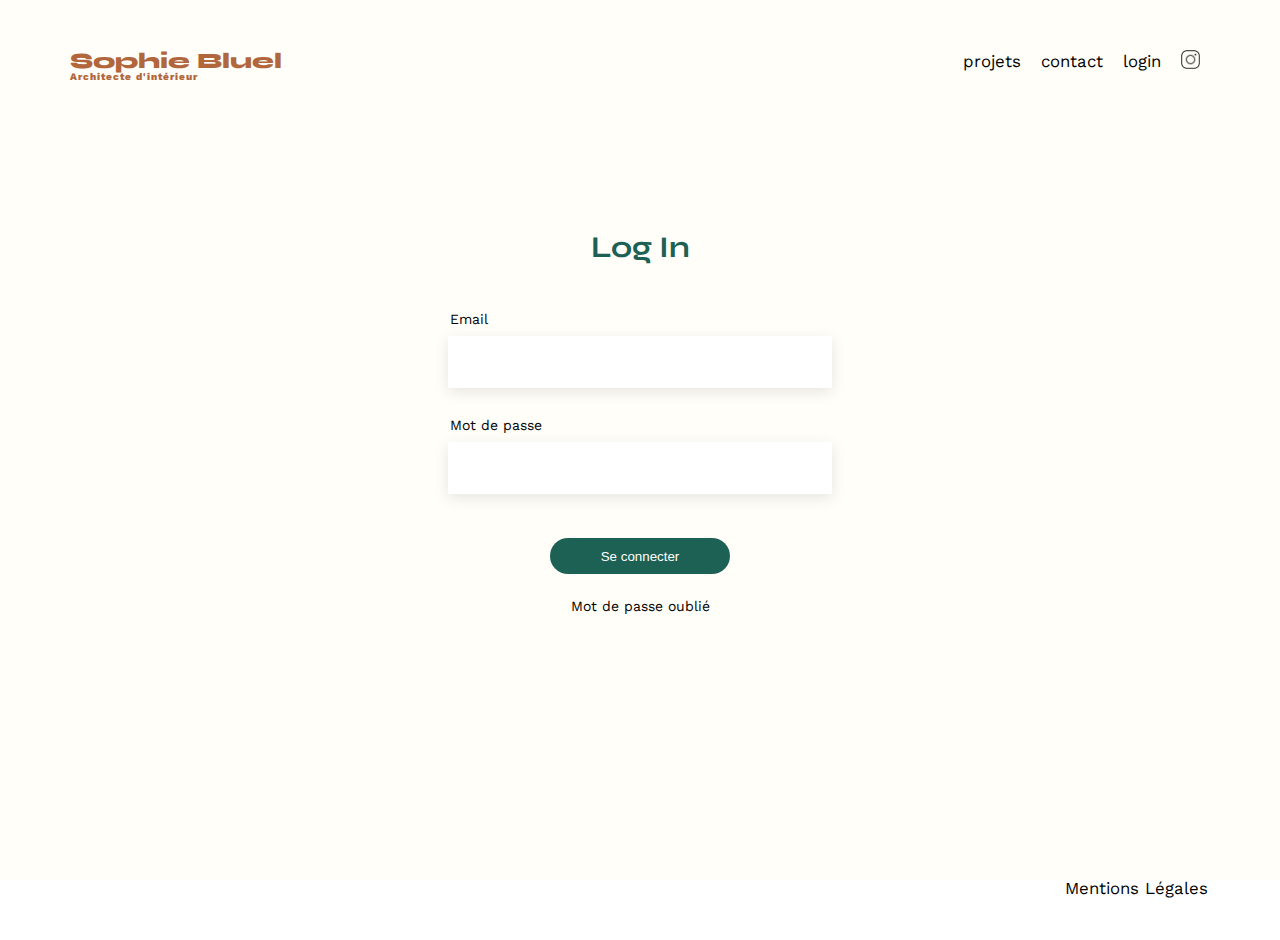
<file: FrontEnd/login.html>
<!DOCTYPE html>
<html lang="fr">
<head>
    <meta charset="UTF-8">
    <title>Sophie Bluel - Architecte d'intérieur</title>
    <meta name="viewport" content="width=device-width, initial-scale=1.0">
    <link rel="preconnect" href="https://fonts.googleapis.com" crossorigin>
    <link href="https://fonts.googleapis.com/css2?family=Syne:wght@700;800&family=Work+Sans&display=swap" rel="stylesheet">
    <meta name="description" content="">
    <link rel="stylesheet" href="./assets/style.css">
</head>
<body>
<header>
    <div class="rajout">
    <a href="./index.html"><h1>Sophie Bluel <span>Architecte d'intérieur</span></h1></a>
    
    <nav>
        <ul>
            <li><a href=".#portfolio">projets</a></li>
            <li><a href=".#contact">contact</a></li>
            <li>login</li>
            <li><img src="./assets/icons/instagram.png" alt="Instagram"></li>
        </ul>
    </nav>
</div>
</header>
<main>
    <section id="login">
        <h2 class="align-itemCenter">Log In</h2>
        <form>
            <label for="email">Email</label>
            <input type="email" name="email" id="email">
            <label for="password">Mot de passe</label>
            <input type="password" name="password" id="password"><br>
            <button type="submit" class="connexion" id="btnConnexion">Se connecter</button>
            <a href="#">Mot de passe oublié</a>
        </form>
    </section>
</main>
<footer>
    <nav>
        <ul>
            <li>Mentions Légales</li>
        </ul>
    </nav>
</footer>
<script src="./assets/login.js"></script>
</body>
</html>
</file>
<file: FrontEnd/assets/style.css>
/* http://meyerweb.com/eric/tools/css/reset/
   v2.0 | 20110126
   License: none (public domain)
*/

html, body, div, span, applet, object, iframe,
h1, h2, h3, h4, h5, h6, p, blockquote, pre,
a, abbr, acronym, address, big, cite, code,
del, dfn, em, img, ins, kbd, q, s, samp,
small, strike, strong, sub, sup, tt, var,
b, u, i, center,
dl, dt, dd, ol, ul, li,
fieldset, form, label, legend,
table, caption, tbody, tfoot, thead, tr, th, td,
article, aside, canvas, details, embed,
figure, figcaption, footer, header, hgroup,
menu, nav, output, ruby, section, summary,
time, mark, audio, video {
	margin: 0;
	padding: 0;
	border: 0;
	font-size: 100%;
	font: inherit;
	vertical-align: baseline;
}
/* HTML5 display-role reset for older browsers */
article, aside, details, figcaption, figure,
footer, header, hgroup, menu, nav, section {
	display: block;
}
body {
	line-height: 1;
}
ol, ul {
	list-style: none;
}
blockquote, q {
	quotes: none;
}
blockquote:before, blockquote:after,
q:before, q:after {
	content: '';
	content: none;
}
table {
	border-collapse: collapse;
	border-spacing: 0;
}
/** end reset css**/
body {
	max-width: 1140px;
	margin:auto;
	font-family: 'Work Sans' ;
	font-size: 14px;
	background: #fffef8;
}
a{
	text-decoration: none;
}
.black{
	color: black;
}
.photo{
	position: relative;
	top: 504px;
	right:451px;
}
.filtres{
	position: relative;
    width: 58px;
    bottom: 48px;
    left: 676px;
	
}
  

.up{
	bottom: 5px;
	position: relative;

}
header {
	display: flex;
	margin: 50px 0;
	flex-direction: column;
	
}
section {
	margin: 50px 0;
}

h1{
	display: flex;
	flex-direction: column;
	font-family: 'Syne';
	font-size: 22px;
	font-weight: 800;
	color: #B1663C
}

h1 > span {
	font-family: 'Work Sans';
	font-size:10px;
	letter-spacing: 0.1em;
;
}

h2{
	font-family: 'Syne';
	font-weight: 700;
	font-size: 30px;
	color: #1D6154
}
nav ul {
	display: flex;
	align-items: center;
	list-style-type: none;

}
nav a{
	text-decoration: none;
	color: black;
}
nav li {
	padding: 0 10px;
	font-size: 1.2em;
}
header li img{
	width: 19.36px;
	height: 19.36px;
}

li:hover {
	color: #B1663C;
}
#introduction {
	display: flex;
	align-items: center;
}
#introduction figure {
	flex: 1.5
}
#introduction img {
	display: block;
	margin: auto;
	width: 80%;
}

#introduction article {
	flex: 1
}
#introduction h2 {
	margin-bottom: 1em;
}

#introduction p {
	margin-bottom: 1.5em;
	line-height:  16px; 
	font-weight: 400;
	font-size: 14px;
	vertical-align: top;
}
#portfolio h2 {
	text-align: center;
	margin-bottom: 1em;
}
.gallery {
	width: 100%;
	display: grid;
	grid-template-columns: 1fr 1fr 1fr;
	grid-column-gap: 20px;
	grid-row-gap: 20px;
}
/* Button */
#filter-container {
    margin-bottom: 3em;
    display: flex;
    justify-content: center;
    gap: 10px;
}
#filter-container button {
    min-width: 100px;
    font-family: 'Syne';
    font-style: normal;
    font-weight: 700;
    font-size: 16px;
    line-height: 19px;
    border-radius: 60px;
    color: #1D6154;
    height: 37px;
    border: 1px solid #1D6154;
}
#filter-container button.active{
    background-color: #0E2F28;
    color: white;
}


.gallery img {
	width: 100%;

}
#contact {
	width: 50%;
margin: auto;
}
#contact > * {
	text-align: center;

}
#contact h2{
	margin-bottom: 20px;
}
#contact form {
	text-align: left;
	margin-top:30px;
	display: flex;
	flex-direction: column;
}

#contact input {
	height: 50px;
	font-size: 1.2em;
	border: none;
	box-shadow: 0px 4px 14px rgba(0, 0, 0, 0.09);
}
#contact label {
	margin: 2em 0 1em 0;
}
#contact textarea {
	border: none;
	box-shadow: 0px 4px 14px rgba(0, 0, 0, 0.09);
}

input[type="submit"]{
	font-family: 'Syne';
	font-weight: 700;
	color: white;
	background-color: #1D6154;
	margin : 32px auto ;
	width: 180px;
	text-align: center;
	border-radius: 60px ;
}
footer{
	background: #FFFFFF;
	margin-right: -20%;
	margin-left: -20%;
	height: 60px;
}
footer nav{
	padding-right: 12%;
}
footer nav ul {
	display: flex;
	justify-content: flex-end;
	margin: 2em;
	


}
/* Edit */
.edited{
	display: none;
}
.header_edit{
	display: flex;
	flex-direction: column;
}
.rajout{
	display: flex;
	flex-direction: row;
	justify-content: space-between;
}

.edit_title-nav{
	width: 100%;
	display: flex;
	flex-direction: row;
	justify-content: space-between;
}

footer nav li

/* Login */
.align-itemCenter{
 text-align: center;
}
#login h2{
    text-align: center;
    margin: 150px 0 50px 0;
}
#login form{
    display: flex;
    flex-direction: column;
    justify-content: center;
}
.header_edit{
	display: flex;
	flex-direction: column;
}
.edit_title-nav{
	width: 100%;
	display: flex;
	flex-direction: row;
	justify-content: space-between;
}
.edit_bannier{
	display: flex;
	flex-direction: row;
	justify-content: center;
	align-items: center;
	gap: 21px;
	position: relative;
	top: -50px;
	background: black;
	color: white;
	width: 150%;
	height: 59px;
	margin-left: -25%;
}
.edit_button{
	width: 216px;
	height: 38px;
	font-weight: 500;
	font-size: 14px;
	border: none;
	border-radius: 60px;
	background-color: #FFFFFF;
	color: black;
	cursor: pointer;
}
#login label {
    margin: 0 380px;
}
#login input {
    width: 380px;
    height: 50px;
    margin: 10px auto 30px auto;
    border: none;
    box-shadow: 0px 4px 14px rgba(0, 0, 0, 0.1);
}

.connexion {
    width: 180px;
    height: 36px;
    margin: 0 auto;
    color: white;
    background: #1D6154;
    border: none;
    border-radius: 60px;
}

#login a {
    text-align: center;
    color: black;
    margin: 25px 25px 19% 25px;
}
/* Modal */
.modal-container{
	position: fixed;
	top: 0;
	right: -5%;
	width: 105%;
	height: 100vh;
	margin-left: -16%;
	visibility: hidden;
	transition: visibility 0.4s;
	z-index: 2;
}
.modal-container.active{
	visibility: visible;
}
.overlay{
	opacity: 0;
	position: absolute;
	width: 100%;
	height: 100%;
	background: rgba(0, 0, 0, 0.3);
	transition: opacity 0.4s 0.2s ease-out;
}
.modal-container.active .overlay{
	opacity: 1;
	transition: opacity 0.4s ease-out;

}
.modal{
	opacity: 0;
	display: flex;
	flex-direction: column;
	align-items: center;
	width: 35%;
	max-width: 630px;
	min-width: 300px;
	border-radius: 10px;
	padding: 48px;
	background: #FFFFFF;
	position: absolute;
	top: 50%;
	left: 50%;
	transform: translate(-50%, -50%);
	transition: opacity 0.2s ease-out;
	z-index: 9999;
}
.modal-container.active .modal{
	opacity: 1;
	transform: translate(-50%, -50%);
	transition: opacity 0.4s 0.2s ease-out;
}
.modal h1{
	font-family: "Work",sans-serif;
	font-weight: 400;
	font-size: 26px;
	line-height: 30.5px;
	color: #000000;
	margin-top: 12px;
	margin-bottom: 46px;
}
.gallery-modal{
    width: 420px;
    margin: 0 57.25px;
    display: flex;
    flex-direction: row;
    flex-wrap: wrap;
    justify-content: space-between;
    border-bottom: 1px solid #B3B3B3;
    padding-bottom: 47px;
    gap: 6px;
}
.gallery-modal figure > img{
    width: 78px;
    height: 104px;

}
.close-modal{
    font-weight: bold;
    padding: 8px 10px;
    border: none;
    font-size: 16px;
    position: absolute;
    top: 32px;
    right: 36px;
    background-color: #FFFFFF;
    color: #000000;
    cursor: pointer;
}

.btn-delete{
	position: absolute;
	background-color: #000000;
	width: 17px;
	height: 17px;
	padding: 4px;
	display: flex;
	justify-content: center;
	align-items: center;
	top: 6px;
	left: 54.75px;
}
.gallery-modal figure{
	 position: relative;
	
}
.btn-delete img{
	width: 9px;
	height: 9px;
}

.delete-a{
	color: #D65353;
}

/* MODALADD */

.arrowback {
	position: absolute;
	left: 20px;
	top: 40px;
	background-color: #fff;
	border: none;
	cursor: pointer;
}
.modal-add{
	display: flex;
	flex-direction: column;
	justify-content: center;
	align-items: center;
}

.modal-add span{
	border-top: 1px solid #B3B3B3;
	text-align: center;
	margin-top: 21px;
	width: 100%;
	
}
.file-input{
	display: flex;
	flex-direction: column;
	background: #E8F1F6;
	width: 420px;
	height: 169px;
	cursor: pointer;
	align-items: center;
	margin-bottom: 30px;
}

.file-input{
	display: flex;
	flex-direction: column;
	background: #E8F1F6;
	width: 420px;
	height: 169px;
	cursor: pointer;
	align-items: center;
	margin-bottom: 30px;
}
.fa-image{
	font-size: 58px;
	height: 46px;
	margin-top: 28px;
	margin-bottom: 21px;
	color: #B9C5CC;
	-webkit-text-stroke: thin;
	-webkit-text-fill-color: transparent;
}
.file-input h4{
	display: flex;
	flex-wrap: wrap;
	justify-content: center;
	align-items: center;
	width: 173px;
	height: 36px;
	margin-bottom: 7px;
	background-color: #CBD6DC;
	color: #306685;
	font-family: 'Work Sans';
	font-weight: 500;
	font-size: 14px;
	border: none;
	border-radius: 50px;
}
.file-input p{
	font-family: 'Work Sans';
	font-weight: 400;
	font-size: 10px;
	line-height: 11.73px;
	color: #444444;
}
.send-pics input[type= 'submit']{
	margin: 0 auto;
}
#file-input{
	display: none;
}
input[type= 'submit'].disabled{
	background-color: #A7A7A7;
}
input[type= 'submit'].disabled:hover{
	box-shadow: none;
	cursor: initial;
}
input[type= 'submit'].enabled{
	background-color: #1D6154;
}
input[type= 'submit'].enabled:hover{
	cursor: pointer;
	box-shadow: 0px 6px 4px rgba(0, 0, 0, 0.15);
}
#title_work-input, .modal-add select{
	width: 420px;
	height: 51px;
	margin-bottom: 21px;
	font-family: 'Work Sans';
	font-weight: 400;
	font-size: 14px;
	line-height: 16.42px;
	border-radius: 10px;
	border: none;
	outline: none;
	box-shadow: 0 4px 4px rgba(0, 0, 0, 0.09);
}
</file>
